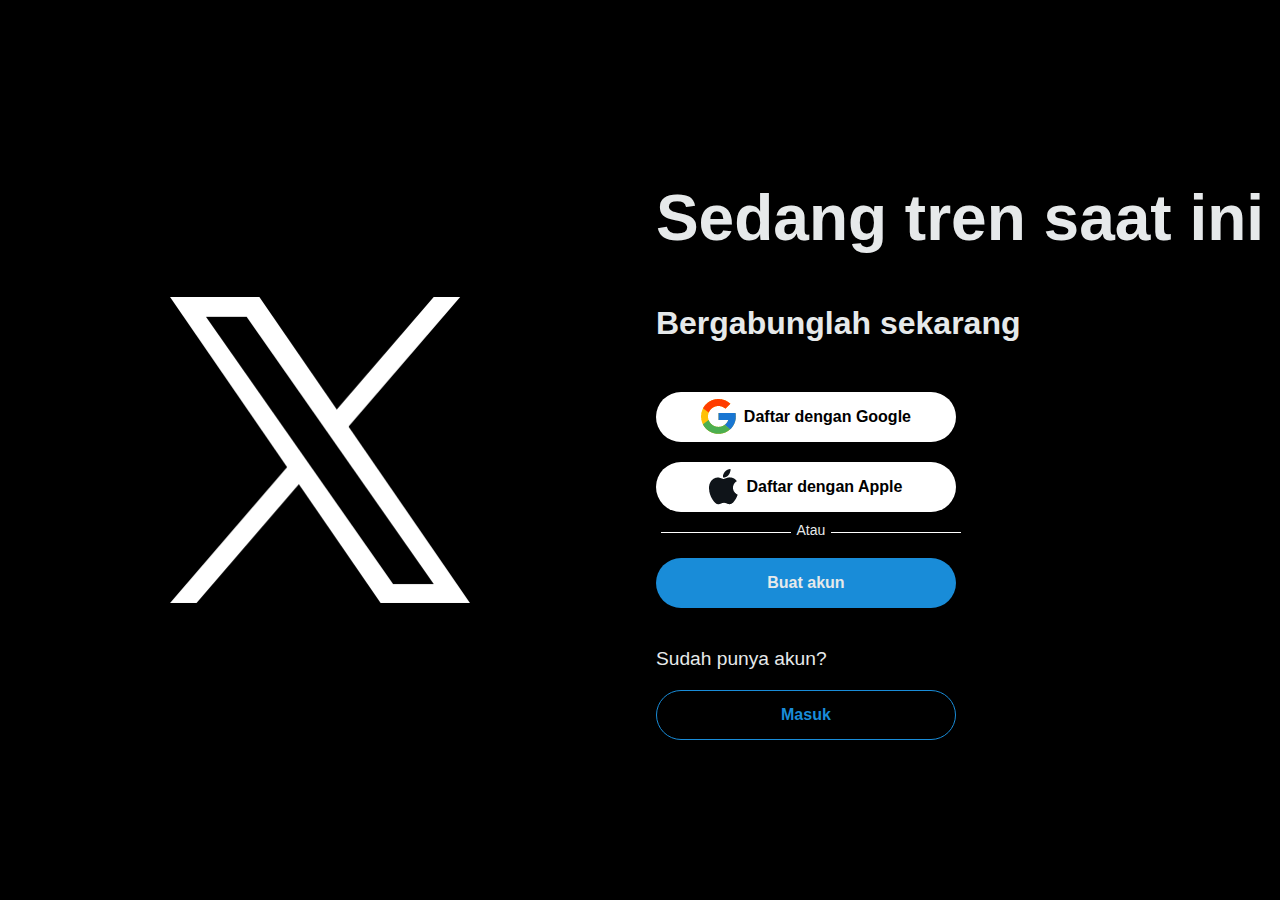
<file: login.html>
<!DOCTYPE html>
<html lang="en">
  <head>
    <meta charset="UTF-8" />
    <meta name="viewport" content="width=device-width, initial-scale=1.0" />
    <title>X</title>
    <link rel="stylesheet" href="css/login.css" />
    <link
      rel="stylesheet"
      href="https://cdnjs.cloudflare.com/ajax/libs/font-awesome/6.5.1/css/all.min.css"
      integrity="sha512-DTOQO9RWCH3ppGqcWaEA1BIZOC6xxalwEsw9c2QQeAIftl+Vegovlnee1c9QX4TctnWMn13TZye+giMm8e2LwA=="
      crossorigin="anonymous"
      referrerpolicy="no-referrer"
    />
  </head>
  <body>
    <div class="container">
      <div class="left-container">
        <img src="img/logo-twitter.png" alt="" class="logo-left" />
      </div>
      <div class="right-container">
        <div class="login-box">
          <p
            class="text"
            style="font-size: 4rem; color: #e6e9ea; font-weight: bolder"
          >
            Sedang tren saat ini
          </p>
          <p
            class="text"
            style="font-size: 2rem; color: #e6e9ea; font-weight: bold"
          >
            Bergabunglah sekarang
          </p>

          <button
            class="google-btn w-50"
            style="
              background-color: #ffffff;
              font-size: medium;
              font-weight: bold;
              width: 300px;
              height: 50px;
            "
          >
            <img src="img/google.png" style="margin-right: 8px" /> Daftar dengan
            Google
          </button>
          <button
            class="apple-btn"
            style="
              background-color: #ffffff;
              font-size: medium;
              font-weight: bold;
              width: 300px;
              height: 50px;
            "
          >
            <img src="img/apple.png" style="margin-right: 8px" /> Daftar dengan
            Apple
          </button>
          <hr class="hr-style" />
          <span style="text-align: center; margin-left: 135px; color: #e6e9ea"
            >Atau</span
          >

          <button
            style="
              background-color: #198cd8;
              font-size: medium;
              font-weight: bold;
              color: #e6e9ea;
              width: 300px;
              height: 50px;
            "
          >
            Buat akun
          </button>
          <p
            style="
              font-size: 1.2rem;
              color: #e6e9ea;
              font-weight: 500;
              margin-bottom: 10px;
            "
          >
            Sudah punya akun?
          </p>
          <button
            style="
              background-color: transparent;
              border: 1px solid #198cd8;
              font-size: medium;
              font-weight: bold;
              color: #198cd8;
              width: 300px;
              height: 50px;
            "
          >
            <a href="index.html" style="text-decoration: none; color: #198cd8">
              Masuk</a
            >
          </button>
        </div>
      </div>
    </div>
    <script>
      document
        .querySelector(".google-btn")
        .addEventListener("click", function () {
          console.log("google button clicked");
          alert("Hello World!");
        });
      document
        .querySelector(".apple-btn")
        .addEventListener("click", function () {
          alert("Apple Selected");
        });
    </script>
    <script
      src="https://cdn.jsdelivr.net/npm/bootstrap@5.1.3/dist/js/bootstrap.bundle.min.js"
      integrity="sha384-ka7Sk0Gln4gmtz2MlQnikT1wXgYsOg+OMhuP+IlRH9sENBO0LRn5q+8nbTov4+1p"
      crossorigin="anonymous"
    ></script>
  </body>
</html>
</file>
<file: css/login.css>
body,
html {
  height: 100%;
  margin: 0;
  font-family: Arial, sans-serif;
}

.container {
  display: flex;
  height: 100%;
}

.left-container {
  flex: 1;
  display: flex;
  justify-content: center;
  align-items: center;
  background-color: #000000;
}

.right-container {
  flex: 1;
  display: flex;
  justify-content: center;
  align-items: center;
  background-color: #000000;
}

.logo-left {
  width: 300px;
  font-weight: bold; /* Adjust the size of the logo as needed */
}

.login-box button {
  background-color: aqua;
  width: 100%;
  padding: 10px 0;
  display: flex;
  align-items: center;
  justify-content: center;
  margin: 20px 0;
  border-radius: 30px;
  background: transparent;
  border: 0px;
  font-weight: 500;
  cursor: pointer;
}

.login-box hr {
  border: 0;
  height: 1px;
  background: #ffffff;
  margin: 5px;
}
.login-box span {
  display: block;
  width: 40px;
  margin: auto;
  background: #000000;
  color: #ffffff;
  font-size: 14px;
  margin-top: -16px;
}

.login-box input {
  width: 100%;
  background: transparent;
  border: 1px solid #999;
  outline: 0;
  padding: 15px 10px;
  border-radius: 4px;
  margin: 10px 0;
}
::placeholder {
  font-weight: 500;
  color: #333;
}
.login-box form button {
  background: black;
  color: white;
  border: 0;
  margin-bottom: 15px;
}
.login-box p {
  text-align: left;
  font-size: 14px;
  color: #555;
  margin: 40px 0 50px;
}
.login-box p a {
  text-decoration: none;
  color: #359;
}

.hr-style {
  width: 300px;
}
</file>
